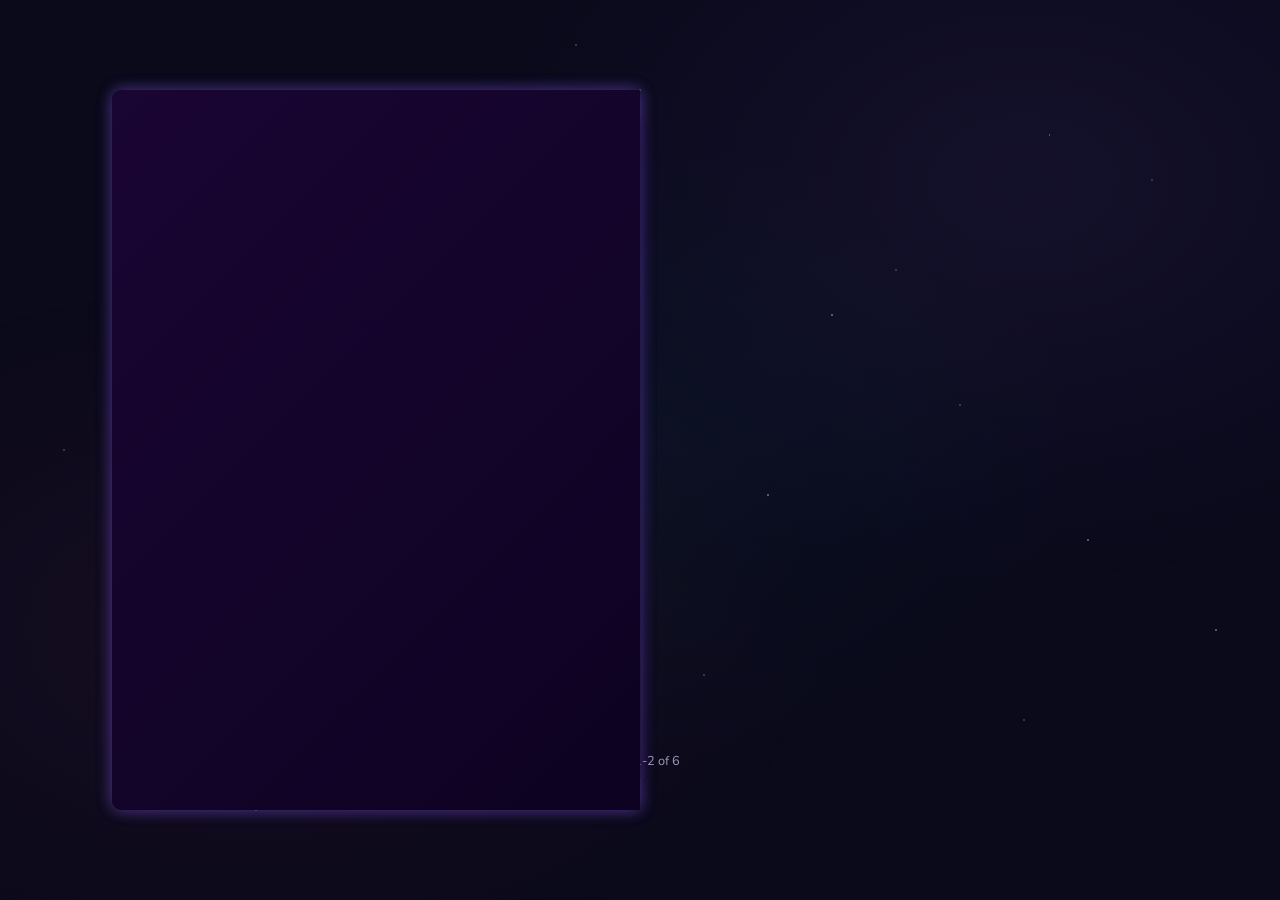
<file: index.html>
<!DOCTYPE html>
<html lang="en">

<head>
  <meta charset="UTF-8" />
  <meta name="viewport" content="width=device-width, initial-scale=1.0" />
  <title>AniShinSei | AI Engineer Portfolio</title>
  <meta name="description" content="AniShinSei — AI Engineer & Python Developer. Building anime-inspired AI companions, autonomous agents, and intelligent software." />
  <meta name="keywords" content="AI Engineer, Python Developer, Portfolio, AI Development, Web Development, Game Development, Automation" />
  <meta name="author" content="AniShinSei" />
  <meta name="robots" content="index, follow" />
  <meta property="og:title" content="AniShinSei | AI Engineer Portfolio" />
  <meta property="og:description" content="Building anime-inspired AI companions, autonomous agents, and intelligent software." />
  <meta property="og:image" content="https://anishinsei-343030.github.io/AniShinSei-portfolio/Logo.png" />
  <meta property="og:url" content="https://anishinsei-343030.github.io/AniShinSei-portfolio/" />
  <meta property="og:type" content="website" />
  <meta name="twitter:card" content="summary_large_image" />
  <meta name="twitter:title" content="AniShinSei | AI Engineer Portfolio" />
  <meta name="twitter:description" content="Building anime-inspired AI companions, autonomous agents, and intelligent software." />
  <meta name="twitter:image" content="https://anishinsei-343030.github.io/AniShinSei-portfolio/Logo.png" />
  <link rel="icon" type="image/svg+xml" href="./favicon.svg" />
  <link href="https://unpkg.com/boxicons@2.1.4/css/boxicons.min.css" rel="stylesheet" />
  <link rel="stylesheet" href="style.css" />
  <script type="application/ld+json">
  {
    "@context": "https://schema.org",
    "@type": "Person",
    "name": "AniShinSei",
    "jobTitle": "AI Engineer",
    "description": "Building anime-inspired AI companions, autonomous agents, and intelligent software.",
    "url": "https://anishinsei-343030.github.io/AniShinSei-portfolio/",
    "image": "https://anishinsei-343030.github.io/AniShinSei-portfolio/Logo.png",
    "sameAs": [
      "https://www.facebook.com/ani.shin.sei",
      "https://www.instagram.com/shin.sei30_sayz/",
      "https://t.me/Anishinsei",
      "https://www.youtube.com/@AniShinSei"
    ]
  }
  </script>
</head>

<body>
  <main class="wrapper">
    <div class="cover cover-left"></div>
    <div class="cover cover-right"></div>

    <div class="book">

      <!-- PROFILE PAGE -->
      <article class="book-page page-left" aria-label="Profile page">
        <div class="profile-page">
          <picture>
            <source srcset="./Logo.webp" type="image/webp">
            <img src="./Logo.png" alt="AniShinSei avatar" loading="eager" />
          </picture>
          <h1>AniShinSei</h1>
          <h3>AI Engineer / Python Developer</h3>

          <nav class="social-media" aria-label="Social media links">
            <a href="https://www.facebook.com/ani.shin.sei" aria-label="Facebook"><i class="bx bxl-facebook"></i></a>
            <a href="https://www.instagram.com/shin.sei30_sayz/" aria-label="Instagram"><i class="bx bxl-instagram"></i></a>
            <a href="https://t.me/Anishinsei" aria-label="Telegram"><i class="bx bxl-telegram"></i></a>
            <a href="https://www.youtube.com/@AniShinSei" aria-label="YouTube"><i class="bx bxl-youtube"></i></a>
          </nav>

          <p>
            Building anime-inspired AI companions, autonomous agents, and
            intelligent software. Turning imagination into reality with
            Python, AI, and creative engineering.
          </p>

          <div class="btn-box">
            <a href="./AniShinSei_CV.pdf" class="btn" id="download-cv" download>Download CV</a>
            <a href="#" class="btn contact-me">Contact Me!</a>
          </div>
        </div>
      </article>

      <!-- SPREAD 1: SERVICES / SKILLS -->
      <div class="book-page page-right turn" id="turn-1">
        <div class="page-front">
          <section aria-label="My Services">
            <h1 class="title">My Services</h1>

            <div class="services-box">
              <div class="services-content">
                <i class="bx bx-brain"></i>
                <h3>AI Development</h3>
                <p>Custom AI solutions, LLM integration, and intelligent automation systems tailored to your needs.</p>
              </div>

              <div class="services-content">
                <i class="bx bx-code-alt"></i>
                <h3>Web Development</h3>
                <p>Full-stack web applications with modern frameworks, interactive 3D experiences, and clean UI/UX.</p>
              </div>

              <div class="services-content">
                <i class="bx bx-joystick"></i>
                <h3>Game Development</h3>
                <p>Anime-inspired games, interactive experiences, and game AI systems built for engaging gameplay.</p>
              </div>

              <div class="services-content">
                <i class="bx bx-bot"></i>
                <h3>Automation</h3>
                <p>Workflow automation, voice AI systems, and autonomous agents that streamline complex operations.</p>
              </div>
            </div>
          </section>

          <span class="number-page">1</span>
          <span class="nextprev-btn" data-page="turn-1" aria-label="Next page">
            <i class="bx bx-chevron-right"></i>
          </span>
        </div>

        <div class="page-back">
          <section aria-label="My Skills">
            <h1 class="title">My Skills</h1>

            <div class="skills-box">
              <div class="skills-content">
                <h3>AI & ML</h3>
                <div class="content">
                  <span><i class="bx bxl-python"></i>Python</span>
                  <span><i class="bx bx-brain"></i>LLMs</span>
                  <span><i class="bx bx-microphone"></i>Voice AI</span>
                  <span><i class="bx bx-bot"></i>AI Agents</span>
                </div>
              </div>

              <div class="skills-content">
                <h3>Development</h3>
                <div class="content">
                  <span><i class="bx bxl-git"></i>Git</span>
                  <span><i class="bx bxl-tux"></i>Linux</span>
                  <span><i class="bx bx-cog"></i>Automation</span>
                  <span><i class="bx bx-joystick"></i>Game Dev</span>
                </div>
              </div>

              <div class="skills-content">
                <h3>Web</h3>
                <div class="content">
                  <span><i class="bx bxl-html5"></i>HTML</span>
                  <span><i class="bx bxl-css3"></i>CSS</span>
                  <span><i class="bx bxl-javascript"></i>JS</span>
                  <span><i class="bx bx-data"></i>Full-Stack</span>
                </div>
              </div>
            </div>
          </section>

          <span class="number-page">2</span>
          <span class="nextprev-btn back" data-page="turn-1" aria-label="Previous page">
            <i class="bx bx-chevron-left"></i>
          </span>
        </div>
      </div>

      <!-- SPREAD 2: PHOTO / QUOTE -->
      <div class="book-page page-right turn" id="turn-2">
        <div class="page-front">
          <section aria-label="Photo gallery">
            <div class="photo-box">
              <div class="photo-frame">
                <a href="https://github.com/anishinsei-343030/anishinsei-343030/blob/main/AniShinSei.png" target="_blank" rel="noopener" style="display:contents">
                  <picture>
                    <source srcset="./AniShinSei.webp" type="image/webp">
                    <img src="AniShinSei.png" alt="AniShinSei character artwork" loading="lazy">
                  </picture>
                </a>
              </div>
            </div>
          </section>

          <span class="number-page">3</span>
          <span class="nextprev-btn" data-page="turn-2" aria-label="Next page">
            <i class="bx bx-chevron-right"></i>
          </span>
        </div>

        <div class="page-back">
          <section aria-label="Personal quote">
            <div class="quote-box">
              <i class="bx bxs-quote-alt-left" aria-hidden="true"></i>
              <p>Every AI has a purpose. Together, they become something greater.</p>
              <span>— AniShinSei</span>
            </div>
          </section>

          <span class="number-page">4</span>
          <span class="nextprev-btn back" data-page="turn-2" aria-label="Previous page">
            <i class="bx bx-chevron-left"></i>
          </span>
        </div>
      </div>

      <!-- SPREAD 3: PROJECT / CONTACT -->
      <div class="book-page page-right turn" id="turn-3">
        <div class="page-front">
          <section aria-label="Latest project">
            <h1 class="title">Latest Project</h1>

            <div class="portfolio-box">
              <div class="img-box">
                <picture>
                  <source srcset="./Wilder.webp" type="image/webp">
                  <img src="Wilder.png" alt="Wilder — cinematic nature experience project screenshot" loading="lazy">
                </picture>
              </div>

              <div class="info-box">
                <div class="info-title">
                  <h3>Wilder</h3>
                  <a href="https://wilder-nu.vercel.app">Live Preview <i class="bx bx-link-external"></i></a>
                </div>
                <p>Tech Used: HTML, CSS, JavaScript</p>
                <p>A cinematic nature experience — an immersive journey through Earth's most breathtaking landscapes. Built with pure HTML, CSS, and JavaScript, featuring smooth scrolling, atmospheric design, and responsive visuals.</p>
              </div>
              <div class="btn-box">
                <a href="https://github.com/anishinsei-343030/wilder" class="btn">Source Code</a>
                <a href="https://github.com/anishinsei-343030?tab=repositories" class="btn">More Projects</a>
              </div>
            </div>
          </section>

          <span class="number-page">5</span>
          <span class="nextprev-btn" data-page="turn-3" aria-label="Next page">
            <i class="bx bx-chevron-right"></i>
          </span>
        </div>

        <div class="page-back">
          <h1 class="title">Contact Me!</h1>

          <div class="contact-box">
            <form action="https://formspree.io/f/mdaqzlvg" method="POST">
              <label for="name" class="sr-only">Full Name</label>
              <input type="text" id="name" name="name" class="field" placeholder="Full Name" required>

              <label for="email" class="sr-only">Email Address</label>
              <input type="email" id="email" name="email" class="field" placeholder="Email Address" required>

              <label for="message" class="sr-only">Your Message</label>
              <textarea id="message" name="message" cols="30" rows="10" class="field" placeholder="Your Message" required></textarea>

              <input type="submit" value="Send Message" class="btn" id="send-btn">
            </form>
            <p style="margin-top:1rem;font-size:0.9rem;color:var(--second-text-color)">
              Or reach me directly on
              <a href="https://t.me/Anishinsei" style="color:var(--main-color);font-weight:600" target="_blank" rel="noopener">Telegram</a>
            </p>
          </div>

          <span class="number-page">6</span>
          <span class="nextprev-btn back" data-page="turn-3" aria-label="Previous page">
            <i class="bx bx-chevron-left"></i>
          </span>

          <a href="#" class="back-profile" aria-label="Back to profile">
            <p>Profile</p>
            <i class="bx bxs-user"></i>
          </a>
        </div>
      </div>

      <div class="page-indicator" aria-live="polite">Page 1-2 of 6</div>
    </div>
  </main>

  <script src="script.js"></script>
</body>

</html>
</file>
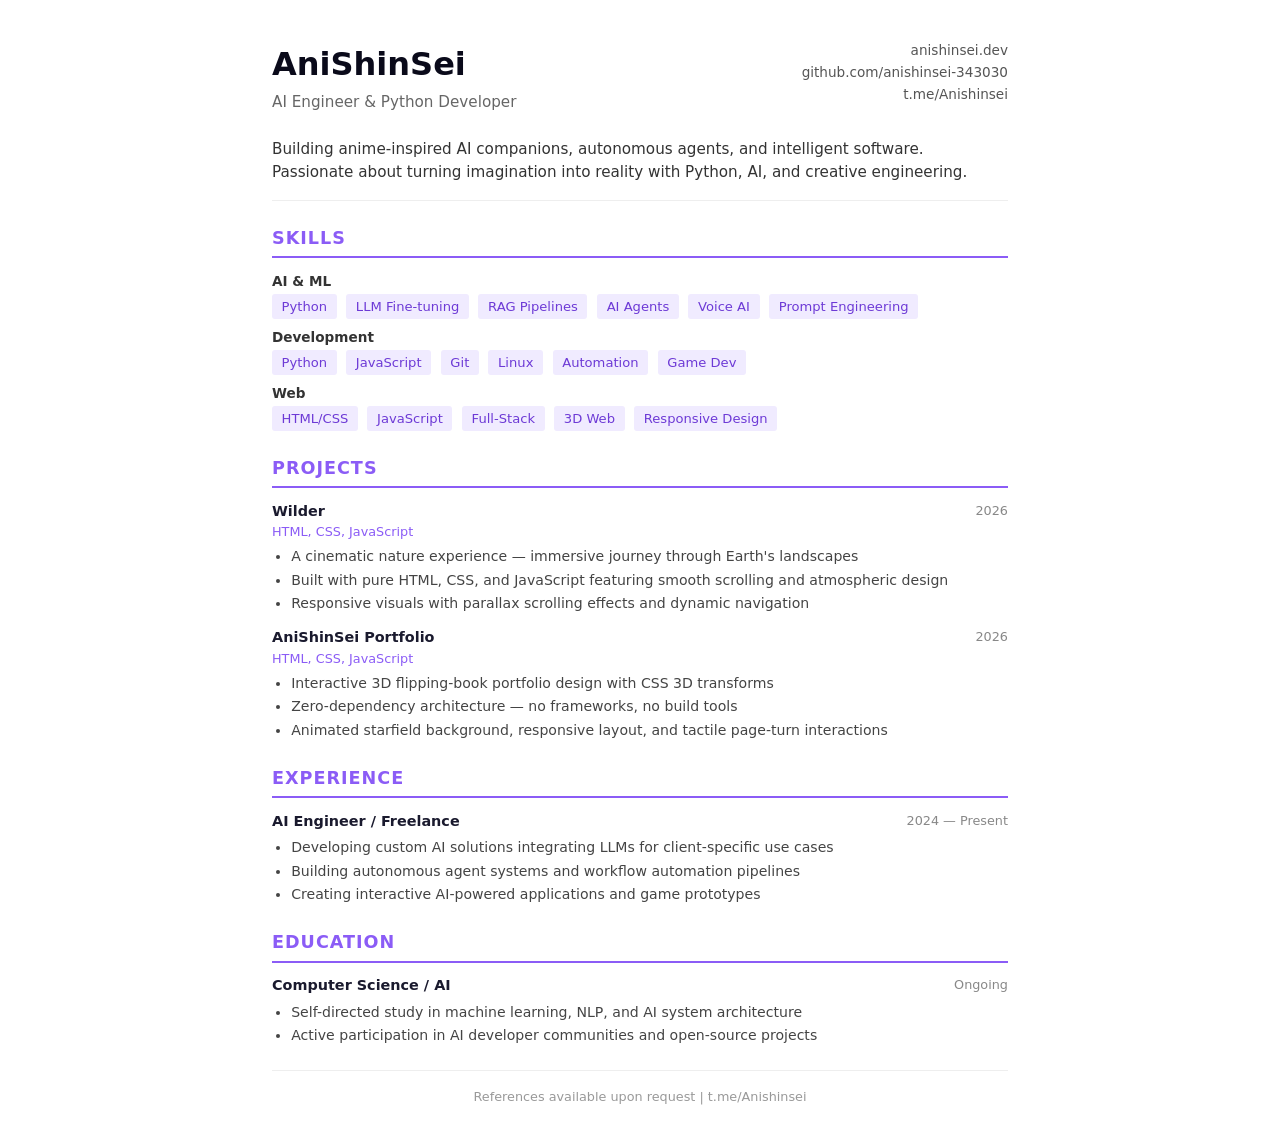
<file: cv.html>
<!DOCTYPE html>
<html lang="en">
<head>
  <meta charset="UTF-8">
  <meta name="viewport" content="width=device-width, initial-scale=1.0">
  <title>AniShinSei — CV</title>
  <style>
    * { margin: 0; padding: 0; box-sizing: border-box; }
    body {
      font-family: 'Segoe UI', system-ui, -apple-system, sans-serif;
      color: #1a1a2e;
      background: #fff;
      padding: 2.5rem 2rem;
      max-width: 800px;
      margin: 0 auto;
      line-height: 1.5;
    }
    h1 { font-size: 2rem; color: #0a0a1a; }
    h2 {
      font-size: 1.1rem;
      color: #8b5cf6;
      border-bottom: 2px solid #8b5cf6;
      padding-bottom: 0.3rem;
      margin: 1.5rem 0 0.8rem;
      text-transform: uppercase;
      letter-spacing: 1px;
    }
    h3 { font-size: 1rem; color: #1a1a2e; margin-bottom: 0.2rem; }
    .subtitle { color: #666; font-size: 0.95rem; margin-top: 0.2rem; }
    .header {
      display: flex;
      justify-content: space-between;
      align-items: flex-start;
      margin-bottom: 1.5rem;
    }
    .header .right { text-align: right; font-size: 0.85rem; color: #555; line-height: 1.6; }
    .header .right a { color: #8b5cf6; text-decoration: none; }
    .summary { font-size: 0.95rem; color: #333; margin-bottom: 0.5rem; }
    .item { margin-bottom: 0.8rem; }
    .item-header { display: flex; justify-content: space-between; font-size: 0.9rem; }
    .item-header strong { color: #1a1a2e; }
    .item-header .date { color: #888; font-size: 0.8rem; }
    .item ul { margin: 0.3rem 0 0 1.2rem; font-size: 0.88rem; color: #444; }
    .item ul li { margin-bottom: 0.15rem; }
    .skills-grid { display: flex; flex-wrap: wrap; gap: 0.3rem 0.6rem; font-size: 0.88rem; }
    .skills-grid span {
      background: #f0ebff;
      color: #6d3ad6;
      padding: 0.15rem 0.6rem;
      border-radius: 3px;
      font-size: 0.82rem;
    }
    .project-title { font-weight: 600; color: #1a1a2e; }
    .project-tech { color: #8b5cf6; font-size: 0.8rem; }
    hr { border: none; border-top: 1px solid #eee; margin: 1rem 0; }
    @media print {
      body { padding: 0.5in; }
      h2 { margin-top: 1rem; }
    }
  </style>
</head>
<body>
  <div class="header">
    <div>
      <h1>AniShinSei</h1>
      <div class="subtitle">AI Engineer &amp; Python Developer</div>
    </div>
    <div class="right">
      anishinsei.dev<br>
      github.com/anishinsei-343030<br>
      t.me/Anishinsei
    </div>
  </div>

  <p class="summary">Building anime-inspired AI companions, autonomous agents, and intelligent software. Passionate about turning imagination into reality with Python, AI, and creative engineering.</p>

  <hr>

  <h2>Skills</h2>
  <div style="margin-bottom:0.5rem">
    <div style="font-size:0.85rem;font-weight:600;color:#333;margin-bottom:0.2rem">AI &amp; ML</div>
    <div class="skills-grid">
      <span>Python</span><span>LLM Fine-tuning</span><span>RAG Pipelines</span><span>AI Agents</span><span>Voice AI</span><span>Prompt Engineering</span>
    </div>
  </div>
  <div style="margin-bottom:0.5rem">
    <div style="font-size:0.85rem;font-weight:600;color:#333;margin-bottom:0.2rem">Development</div>
    <div class="skills-grid">
      <span>Python</span><span>JavaScript</span><span>Git</span><span>Linux</span><span>Automation</span><span>Game Dev</span>
    </div>
  </div>
  <div style="margin-bottom:0.5rem">
    <div style="font-size:0.85rem;font-weight:600;color:#333;margin-bottom:0.2rem">Web</div>
    <div class="skills-grid">
      <span>HTML/CSS</span><span>JavaScript</span><span>Full-Stack</span><span>3D Web</span><span>Responsive Design</span>
    </div>
  </div>

  <h2>Projects</h2>
  <div class="item">
    <div class="item-header">
      <strong>Wilder</strong>
      <span class="date">2026</span>
    </div>
    <div class="project-tech">HTML, CSS, JavaScript</div>
    <ul>
      <li>A cinematic nature experience — immersive journey through Earth's landscapes</li>
      <li>Built with pure HTML, CSS, and JavaScript featuring smooth scrolling and atmospheric design</li>
      <li>Responsive visuals with parallax scrolling effects and dynamic navigation</li>
    </ul>
  </div>

  <div class="item">
    <div class="item-header">
      <strong>AniShinSei Portfolio</strong>
      <span class="date">2026</span>
    </div>
    <div class="project-tech">HTML, CSS, JavaScript</div>
    <ul>
      <li>Interactive 3D flipping-book portfolio design with CSS 3D transforms</li>
      <li>Zero-dependency architecture — no frameworks, no build tools</li>
      <li>Animated starfield background, responsive layout, and tactile page-turn interactions</li>
    </ul>
  </div>

  <h2>Experience</h2>
  <div class="item">
    <div class="item-header">
      <strong>AI Engineer / Freelance</strong>
      <span class="date">2024 — Present</span>
    </div>
    <ul>
      <li>Developing custom AI solutions integrating LLMs for client-specific use cases</li>
      <li>Building autonomous agent systems and workflow automation pipelines</li>
      <li>Creating interactive AI-powered applications and game prototypes</li>
    </ul>
  </div>

  <h2>Education</h2>
  <div class="item">
    <div class="item-header">
      <strong>Computer Science / AI</strong>
      <span class="date">Ongoing</span>
    </div>
    <ul>
      <li>Self-directed study in machine learning, NLP, and AI system architecture</li>
      <li>Active participation in AI developer communities and open-source projects</li>
    </ul>
  </div>

  <hr style="margin-top:1.5rem">

  <div style="text-align:center;font-size:0.8rem;color:#999;margin-top:0.5rem">
    References available upon request  |  t.me/Anishinsei
  </div>
</body>
</html>
</file>
<file: style.css>
@import url('https://fonts.googleapis.com/css2?family=Nunito:ital,wght@0,200..1000;1,200..1000&display=swap');

* {
    margin: 0;
    padding: 0;
    text-decoration: none;
    box-sizing: border-box;
    border: none;
    outline: none;
}

:root {
    --bg-color: #0a0a1a;
    --main-color: #8b5cf6;
    --accent-pink: #ec4899;
    --accent-teal: #06b6d4;
    --text-color: #e0d8f0;
    --second-text-color: #a098b8;
    --white-color: #fff;
    --cover-color: linear-gradient(135deg, #1a0533, #0d0221);
    --pages-color: linear-gradient(180deg, #1a0a30, #0d0520);
    --border: 0.125rem solid #8b5cf6;
    --box-shadow: 0 0 1rem rgba(139, 92, 246, 0.3);
    --star-color: rgba(255, 255, 255, 0.6);
    --page-turn-duration: 1s;
}

body {
    display: flex;
    justify-content: center;
    align-items: center;
    min-height: 100vh;
    background-color: var(--bg-color);
    color: var(--text-color);
    overflow: hidden;
    font-family: "Nunito", sans-serif;
    position: relative;
}

body::before {
    content: '';
    position: fixed;
    top: 0;
    left: 0;
    width: 100%;
    height: 100%;
    pointer-events: none;
    z-index: -1;
    background:
        radial-gradient(1px 1px at 10% 15%, var(--star-color), transparent),
        radial-gradient(1.5px 1.5px at 25% 45%, var(--star-color), transparent),
        radial-gradient(1px 1px at 50% 10%, var(--star-color), transparent),
        radial-gradient(1px 1px at 70% 30%, var(--star-color), transparent),
        radial-gradient(1.5px 1.5px at 85% 60%, var(--star-color), transparent),
        radial-gradient(1px 1px at 15% 75%, var(--star-color), transparent),
        radial-gradient(1px 1px at 40% 85%, var(--star-color), transparent),
        radial-gradient(1.5px 1.5px at 60% 55%, var(--star-color), transparent),
        radial-gradient(1px 1px at 80% 80%, var(--star-color), transparent),
        radial-gradient(1px 1px at 90% 20%, var(--star-color), transparent),
        radial-gradient(1px 1px at 5% 50%, var(--star-color), transparent),
        radial-gradient(1.5px 1.5px at 35% 25%, var(--star-color), transparent),
        radial-gradient(1px 1px at 55% 75%, var(--star-color), transparent),
        radial-gradient(1px 1px at 75% 45%, var(--star-color), transparent),
        radial-gradient(1.5px 1.5px at 95% 70%, var(--star-color), transparent),
        radial-gradient(1px 1px at 20% 90%, var(--star-color), transparent),
        radial-gradient(1px 1px at 45% 5%, var(--star-color), transparent),
        radial-gradient(1.5px 1.5px at 65% 35%, var(--star-color), transparent),
        radial-gradient(1px 1px at 82% 15%, var(--star-color), transparent),
        radial-gradient(1px 1px at 30% 65%, var(--star-color), transparent),
        radial-gradient(ellipse at 80% 20%, rgba(139, 92, 246, 0.08), transparent 40%),
        radial-gradient(ellipse at 20% 70%, rgba(236, 72, 153, 0.06), transparent 40%),
        radial-gradient(ellipse at 50% 50%, rgba(6, 182, 212, 0.04), transparent 50%);
}

.wrapper {
    position: relative;
    width: 66rem;
    height: 45rem;
    padding: 2rem;
    perspective: 250rem;
    animation: show-animate 2s forwards;
}

@keyframes show-animate {

    0%,
    30% {
        opacity: 0;
        transform: rotate(-20deg);
    }

    100% {
        opacity: 1;
        transform: rotate(0deg);
    }
}

.cover {
    position: absolute;
    top: 0;
    left: 0;
    width: 50%;
    height: 100%;
    background: var(--cover-color);
    box-shadow: var(--box-shadow);
    border-top-left-radius: 0.6rem;
    border-bottom-left-radius: 0.6rem;
    transform-origin: right;
}

.cover.cover-left {
    z-index: -1;
}

.cover.cover-right {
    z-index: 100;
    transition: transform var(--page-turn-duration) cubic-bezier(.645, .045, .355, 1);

}

.cover.cover-right.turn {
    transform: rotateY(180deg);
}

.book {
    position: relative;
    width: 100%;
    height: 100%;
    display: flex;
    perspective: 250rem;
}

.book .book-page {
    position: absolute;
    width: 50%;
    height: 100%;
    background: var(--pages-color);
    box-shadow: 0 0 .6rem rgba(0, 0, 0, 0.1);
    display: flex;
    padding: 2rem;
}

.book-page.page-left {
    box-shadow: -.6rem .6rem .6rem rgba(0, 0, 0, 0.1);
}

.profile-page {
    display: flex;
    flex-direction: column;
    justify-content: center;
    align-items: center;
}

.profile-page img {
    max-width: 180px;
    border-radius: 50%;
    border: 0.25rem solid var(--main-color);
    margin-bottom: .8rem;
}

.profile-page h1 {
    font-size: 2.7rem;
    line-height: 1;
}

.profile-page h3 {
    color: var(--main-color);
    font-size: 1.5rem;
}

.profile-page .social-media {
    margin: .6rem .8rem;
}

.profile-page .social-media a {
    display: inline-flex;
    justify-content: center;
    align-items: center;
    width: 2.5rem;
    height: 2.5rem;
    background: transparent;
    border: var(--border);
    border-radius: 50%;
    font-size: 1.3rem;
    color: var(--main-color);
    margin: 0 .2rem;
    transition: .5s;

}

.profile-page .social-media a:hover {
    background-color: var(--main-color);
    color: var(--white-color);
}

.profile-page p {
    text-align: justify;
    font-size: 1.1rem;
}

.profile-page .btn-box {
    margin-top: 1.2rem;
}

.btn {
    display: inline-flex;
    justify-content: center;
    align-items: center;
    width: 9.5rem;
    height: 3rem;
    background: var(--main-color);
    border: var(--border);
    border-radius: .3rem;
    font-size: 1rem;
    color: var(--white-color);
    font-weight: 500;
    margin: 0 1rem;
    transition: .5s;
}

.btn-box .btn:nth-child(2) {
    background: transparent;
    color: var(--main-color);
}

.btn-box .btn:nth-child(1):hover {
    background: transparent;
    color: var(--main-color);
}

.btn-box .btn:nth-child(2):hover {
    background: var(--main-color);
    color: var(--white-color);
}

/* right page */
.book-page.page-right {
    position: absolute;
    right: 0;
    transform-style: preserve-3d;
    transform-origin: left;
    transition: transform var(--page-turn-duration) cubic-bezier(.645, .045, .355, 1);
}

.book-page.page-right.turn {
    transform: rotateY(-180deg);
}

.book-page .page-front,
.book-page .page-back {
    position: absolute;
    top: 0;
    left: 0;
    width: 100%;
    height: 100%;
    background: var(--pages-color);
    padding: 1.5rem 2rem;
    overflow: hidden;
}

.book-page .page-front {
    transform: rotateY(0deg) translateZ(1px);
}

.book-page .page-back {
    transform: rotateY(180deg) translateZ(1px);
}

.title {
    text-align: center;
}

.number-page {
    position: absolute;
    bottom: 1rem;
    left: 50%;
    transform: translateX(-50%);
    font-weight: 600;
}

/* next button */
.nextprev-btn {
    position: absolute;
    bottom: .9rem;
    right: 1.5rem;
    width: 2rem;
    height: 2rem;
    cursor: pointer;
    font-size: 2rem;
    color: var(--second-text-color);
    display: inline-flex;
    justify-content: center;
    align-items: center;
    transition: .5s;
}

.nextprev-btn:hover {
    color: var(--main-color);
}

.nextprev-btn.back {
    left: 1.5rem;
}

/* my services */
.services-box {
    display: flex;
    flex-wrap: wrap;
    gap: 1.5rem;
    margin-top: 2rem;
    flex: 1;
    min-height: 0;
    overflow-y: auto;
    padding-right: 0.3rem;
}

.book-page .page-front > section[aria-label="My Services"] {
    display: flex;
    flex-direction: column;
    height: 100%;
}

.book-page .page-front > section[aria-label="Photo gallery"] {
    height: 100%;
}

.services-box .services-content {
    flex: 1 1 10rem;
    border: var(--border);
    border-radius: .5rem;
    padding: .8rem .5rem 1.1rem;
    text-align: center;
    transition: .3s ease;
}

.services-box .services-content:hover {
    box-shadow: var(--box-shadow);
}

.services-content i {
    font-size: 2.5rem;
    color: var(--main-color);
}

.services-content h3 {
    font-size: 1.1rem;
}

.services-content p {
    margin: .2rem 0 .8rem;
}

.services-content .btn {
    width: 8rem;
    height: 2.5rem;
}

.services-content .btn:hover {
    background-color: transparent;
    color: var(--main-color);
}

/* skilss box */
.skills-box {
    display: flex;
    flex-wrap: wrap;
    gap: 1.5rem;
    margin-top: 2rem;

}

.skills-box .skills-content {
    flex: 1 1 20rem;
}

.skills-content h3 {
    font-size: 1.3rem;
    line-height: 1;
    margin-bottom: .6rem;
}

.skills-content .content {
    display: flex;
    flex-wrap: wrap;
    gap: .8rem;
}

.skills-content .content span {
    display: inline-flex;
    flex-direction: column;
    justify-content: center;
    align-items: center;
    width: 6rem;
    height: 5rem;
    border: var(--border);
    border-radius: .3rem;
    font-weight: 600;
    transition: .3s ease;
}

.skills-content .content span:hover {
    box-shadow: var(--box-shadow);
}

.skills-content .content span i {
    color: var(--main-color);
    font-size: 3rem;
}

/* portfolio */
.portfolio-box {
    margin-top: 2rem;

}

.portfolio-box .img-box {
    display: flex;
    width: 100%;
    height: 15rem;
    border-radius: .5rem;
    border: var(--border);
    overflow: hidden;
}

.portfolio-box .img-box img {
    width: 100%;
    object-fit: cover;
    transition: .5s ease;
}

.portfolio-box .img-box:hover img {
    transform: scale(1.1);
}

.portfolio-box .info-box {
    margin: 1rem 0 1.5rem;
}

.portfolio-box .info-box .info-title {
    display: flex;
    justify-content: space-between;
    align-items: center;
    margin-bottom: 1rem;
}

.portfolio-box .info-box .info-title h3 {
    font-size: 1.3rem;
}

.portfolio-box .info-box .info-title a {
    display: flex;
    align-items: center;
    color: var(--main-color);
}

.portfolio-box .info-box .info-title a i {
    margin-left: .3rem;
}

.portfolio-box .info-box p:nth-of-type(1) {
    font-weight: 600;
}

.portfolio-box .info-box p {
    text-align: justify;
}

.portfolio-box .btn-box {
    display: flex;
    justify-content: center;
}

.portfolio-box .btn-box .btn {
    margin: 0 1rem .15rem;
}


/* Contact Me! */
.contact-box {
    margin-top: 2rem;
    text-align: center;
}

.contact-box .field {
    width: 100%;
    background-color: transparent;
    border: var(--border);
    border-radius: .3rem;
    padding: .8rem;
    font-size: 1rem;
    color: var(--text-color);
    margin-bottom: 1.5rem;
}

.contact-box .field::placeholder {
    color: var(--text-color);
}

.contact-box textarea {
    resize: none;
    height: 15rem;
}

.contact-box .btn {
    cursor: pointer;
}

.contact-box .btn:hover {
    background-color: transparent;
    color: var(--main-color);
}

/* form success message */
.success-message {
    color: var(--accent-teal);
    font-size: 1.2rem;
    margin: 2rem 0;
    text-align: center;
}

.back-profile {
    position: absolute;
    bottom: 1.2rem;
    right: 2rem;
    width: 2rem;
    height: 2rem;
    background-color: transparent;
    border: var(--border);
    border-radius: .3rem;
    font-size: 1.1rem;
    color: var(--main-color);
    display: inline-flex;
    justify-content: center;
    align-items: center;
    transition: .5s;
}

.back-profile:hover {
    background: var(--main-color);
    color: var(--white-color);
}

.back-profile p {
    position: absolute;
    top: 0;
    left: 50%;
    transform: translateX(-50%) scale(.5);
    font-size: 1rem;
    opacity: 0;
    transition: .5s;
    color: var(--main-color);
}

.back-profile:hover p {
    opacity: 1;
    transform: translateX(-50%) scale(1);
    top: -1.8rem;
}

/* photo page */
.photo-box {
    display: flex;
    justify-content: center;
    align-items: center;
    width: 100%;
    height: 100%;
}

.photo-frame {
    width: 100%;
    height: 100%;
    min-height: 0;
    border-radius: .5rem;
    border: var(--border);
    overflow: hidden;
    display: flex;
    justify-content: center;
    align-items: center;
    background: rgba(139, 92, 246, 0.05);
}

.photo-frame img {
    width: 100%;
    height: 100%;
    object-fit: cover;
    transition: .5s ease;
}

.photo-frame:hover img {
    transform: scale(1.05);
}

/* quote page */
.quote-box {
    display: flex;
    flex-direction: column;
    justify-content: center;
    align-items: center;
    text-align: center;
    height: 100%;
    padding: 2rem;
}

.quote-box i {
    font-size: 3rem;
    color: var(--main-color);
    margin-bottom: 1.5rem;
}

.quote-box p {
    font-size: 1.4rem;
    font-style: italic;
    line-height: 1.6;
    color: var(--text-color);
    max-width: 90%;
}

.quote-box span {
    margin-top: 1.5rem;
    font-size: 1.1rem;
    color: var(--main-color);
    font-weight: 600;
}

/* page indicator */
.page-indicator {
    position: absolute;
    bottom: 0.5rem;
    left: 50%;
    transform: translateX(-50%);
    font-size: 0.8rem;
    color: var(--second-text-color);
    z-index: 200;
    user-select: none;
    pointer-events: none;
}

/* screen-reader only */
.sr-only {
    position: absolute;
    width: 1px;
    height: 1px;
    padding: 0;
    margin: -1px;
    overflow: hidden;
    clip: rect(0, 0, 0, 0);
    white-space: nowrap;
    border: 0;
}

/* Responsive - Tablets */
@media (max-width: 768px) {
    .wrapper {
        width: 90vw;
        height: 65vh;
        padding: 1rem;
    }

    .book .book-page {
        padding: 1.2rem;
    }

    .profile-page h1 {
        font-size: 2rem;
    }

    .profile-page h3 {
        font-size: 1.2rem;
    }

    .profile-page img {
        max-width: 130px;
    }

    .profile-page p {
        font-size: 0.95rem;
    }

    .btn {
        width: 8rem;
        height: 2.5rem;
        font-size: 0.9rem;
        margin: 0 0.5rem;
    }

    .services-box .services-content {
        flex: 1 1 8rem;
    }

    .title {
        font-size: 1.4rem;
    }

    .skills-content .content span {
        width: 5rem;
        height: 4rem;
        font-size: 0.8rem;
    }

    .skills-content .content span i {
        font-size: 2rem;
    }

    .portfolio-box .img-box {
        height: 10rem;
    }

    .quote-box p {
        font-size: 1.1rem;
    }

    .quote-box i {
        font-size: 2.5rem;
    }
}

/* Responsive - Phones */
@media (max-width: 480px) {
    .wrapper {
        width: 95vw;
        height: 70vh;
        padding: 0.5rem;
    }

    .book .book-page {
        padding: 0.8rem;
    }

    .profile-page h1 {
        font-size: 1.5rem;
    }

    .profile-page h3 {
        font-size: 1rem;
    }

    .profile-page img {
        max-width: 100px;
    }

    .profile-page p {
        font-size: 0.8rem;
    }

    .profile-page .social-media a {
        width: 2.5rem;
        height: 2.5rem;
        font-size: 1.2rem;
    }

    .btn {
        width: 7rem;
        height: 2.2rem;
        font-size: 0.8rem;
        margin: 0 0.3rem;
    }

    .services-box {
        gap: 0.8rem;
    }

    .services-box .services-content {
        flex: 1 1 100%;
        padding: 0.6rem;
    }

    .services-content i {
        font-size: 2rem;
    }

    .services-content h3 {
        font-size: 1rem;
    }

    .services-content p {
        font-size: 0.85rem;
    }

    .skills-box {
        gap: 0.8rem;
    }

    .skills-content h3 {
        font-size: 1rem;
    }

    .skills-content .content span {
        width: 4.2rem;
        height: 3.5rem;
        font-size: 0.7rem;
    }

    .skills-content .content span i {
        font-size: 1.8rem;
    }

    .portfolio-box .img-box {
        height: 8rem;
    }

    .photo-frame {
        border-radius: .3rem;
        max-width: 90%;
        max-height: 85%;
    }

    .quote-box p {
        font-size: 1rem;
    }

    .quote-box i {
        font-size: 2rem;
    }

    .quote-box span {
        font-size: 0.9rem;
    }

    .portfolio-box .info-box .info-title h3 {
        font-size: 1rem;
    }

    .portfolio-box .info-box p {
        font-size: 0.85rem;
    }

    .contact-box .field {
        font-size: 0.85rem;
        padding: 0.6rem;
    }

    .contact-box textarea {
        height: 6rem;
    }

    .number-page {
        font-size: 0.85rem;
    }

    .title {
        font-size: 1.2rem;
    }

    .nextprev-btn {
        width: 2.75rem;
        height: 2.75rem;
        font-size: 2.5rem;
        bottom: 0.5rem;
        right: 0.5rem;
    }

    .nextprev-btn.back {
        left: 0.5rem;
    }

    .back-profile {
        width: 2.75rem;
        height: 2.75rem;
        font-size: 1.3rem;
        bottom: 1rem;
        right: 1rem;
    }
}

@media (max-height: 500px) {
    .wrapper {
        height: 85vh;
        padding: 0.5rem;
    }

    .book .book-page {
        padding: 0.5rem;
    }

    .profile-page img {
        max-width: 70px;
    }

    .profile-page h1 {
        font-size: 1.2rem;
    }

    .profile-page h3 {
        font-size: 0.85rem;
    }

    .profile-page p {
        font-size: 0.7rem;
    }

    .profile-page .social-media {
        margin: 0.3rem 0;
    }

    .profile-page .social-media a {
        width: 2rem;
        height: 2rem;
        font-size: 0.9rem;
    }

    .btn {
        width: 6rem;
        height: 2rem;
        font-size: 0.7rem;
        margin: 0 0.2rem;
    }

    .title {
        font-size: 1rem;
    }

    .services-box {
        gap: 0.5rem;
        margin-top: 0.5rem;
    }

    .services-box .services-content {
        padding: 0.4rem;
    }

    .services-content i {
        font-size: 1.5rem;
    }

    .services-content h3 {
        font-size: 0.85rem;
    }

    .services-content p {
        font-size: 0.7rem;
    }

    .skills-box {
        gap: 0.5rem;
    }

    .skills-content h3 {
        font-size: 0.85rem;
    }

    .skills-content .content span {
        width: 3.5rem;
        height: 3rem;
        font-size: 0.6rem;
    }

    .skills-content .content span i {
        font-size: 1.3rem;
    }

    .portfolio-box .img-box {
        height: 5rem;
    }

    .nextprev-btn {
        width: 2.2rem;
        height: 2.2rem;
        font-size: 1.8rem;
        bottom: 0.3rem;
        right: 0.3rem;
    }

    .nextprev-btn.back {
        left: 0.3rem;
    }

    .back-profile {
        width: 2.2rem;
        height: 2.2rem;
        font-size: 1rem;
        bottom: 0.5rem;
        right: 0.5rem;
    }

    .quote-box p {
        font-size: 0.8rem;
    }

    .quote-box i {
        font-size: 1.5rem;
    }

    .photo-frame {
        max-width: 85%;
        max-height: 80%;
    }

    .contact-box .field {
        font-size: 0.75rem;
        padding: 0.4rem;
        margin-bottom: 0.8rem;
    }

    .contact-box textarea {
        height: 5rem;
    }

    .number-page {
        font-size: 0.7rem;
    }
}

/* print styles */
@media print {
    .wrapper {
        perspective: none;
        width: 100%;
        height: auto;
        animation: none;
    }

    .cover,
    .nextprev-btn,
    .back-profile,
    .page-indicator {
        display: none;
    }

    .book {
        display: block;
        perspective: none;
    }

    .book-page {
        position: static !important;
        width: 100% !important;
        page-break-after: always;
        transform: none !important;
    }

    .book-page .page-front,
    .book-page .page-back {
        position: static !important;
        transform: none !important;
    }

    body::before {
        display: none;
    }

    body {
        overflow: visible;
        color: #000;
        background: #fff;
    }

    .number-page {
        display: none;
    }
}
</file>
